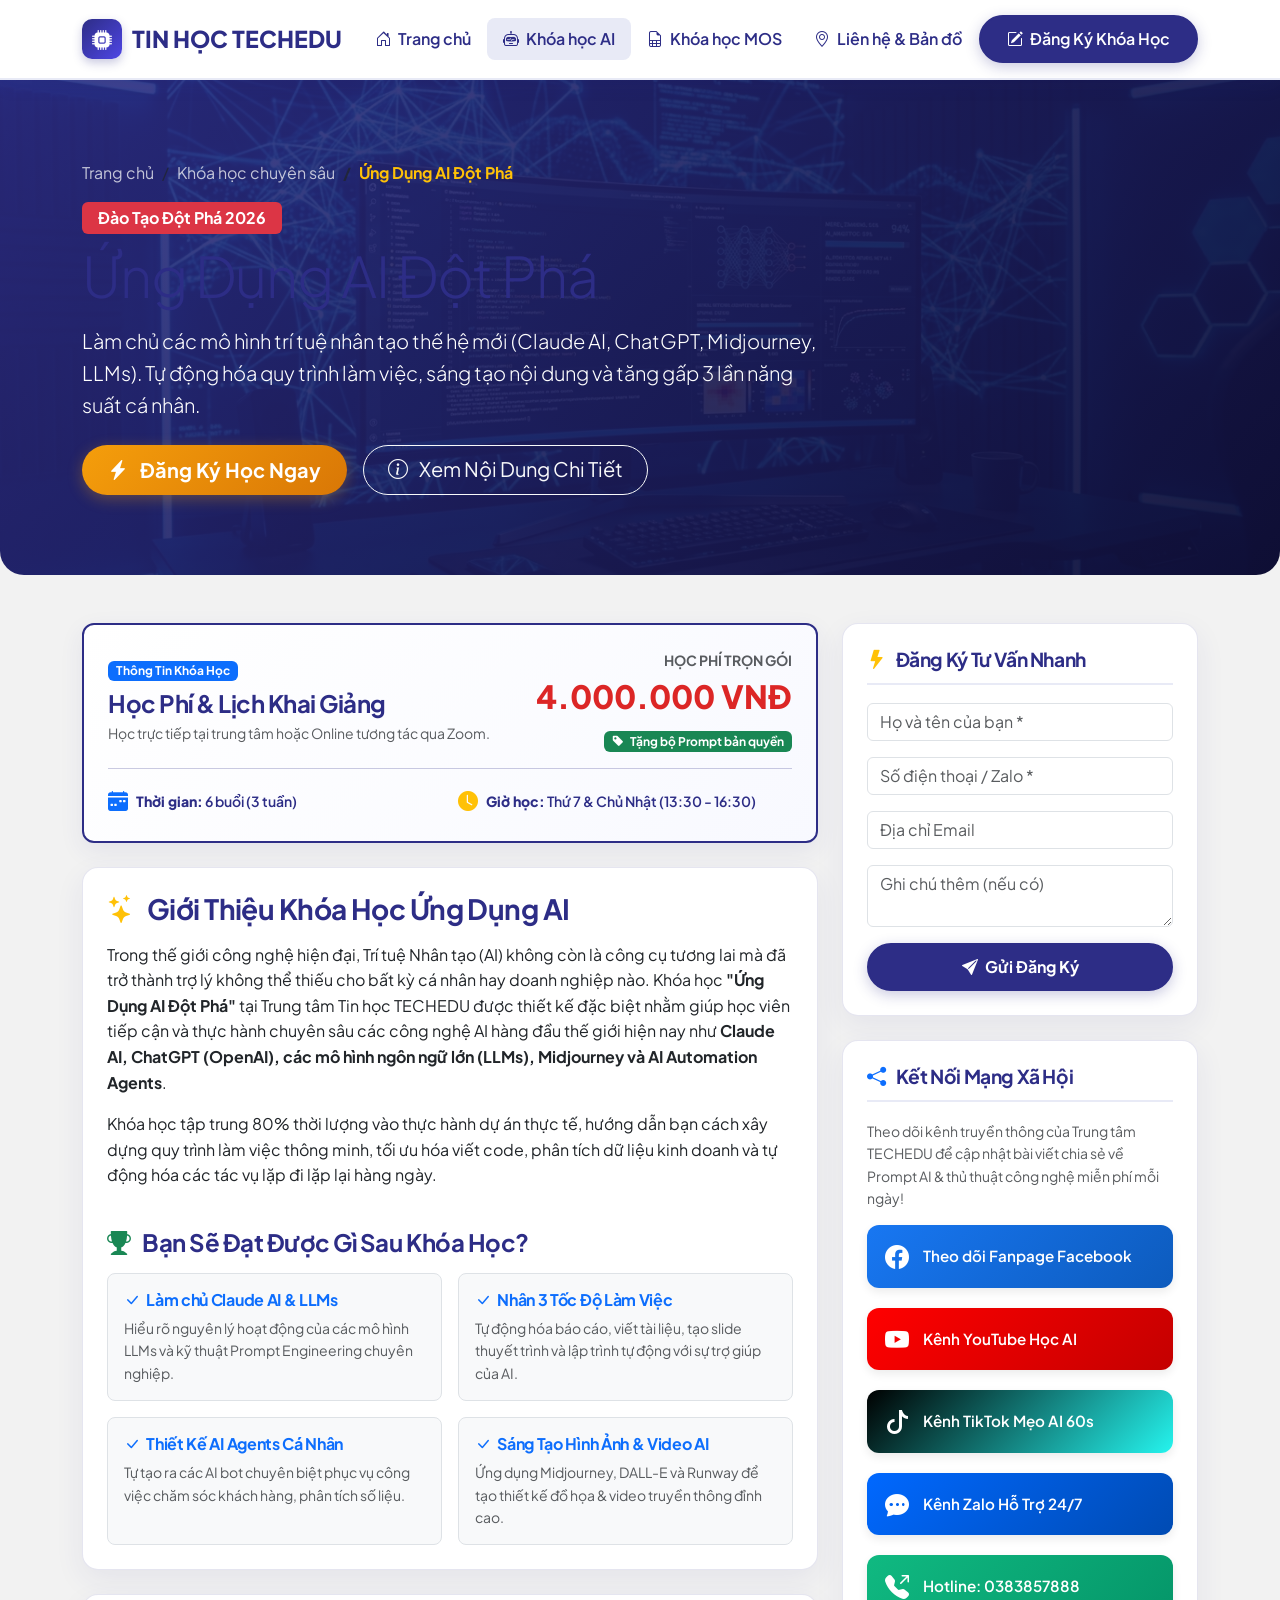
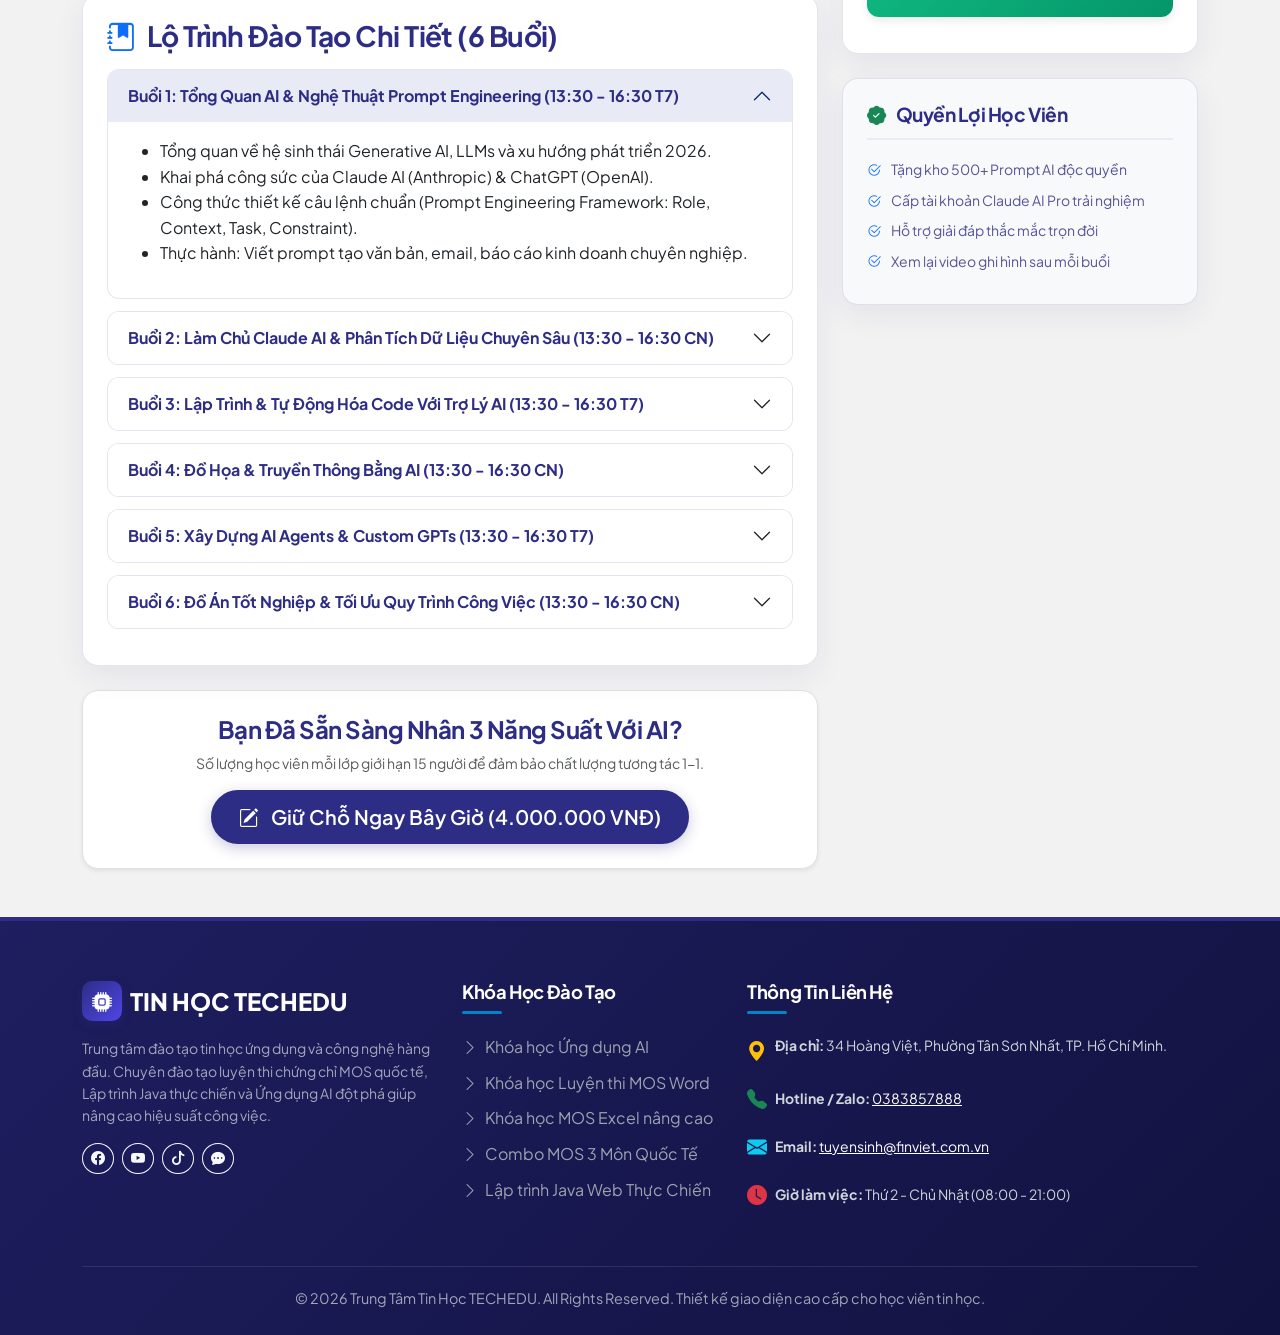
<file: ai-course.html>
<!DOCTYPE html>
<html lang="vi">
<head>
  <meta charset="UTF-8">
  <meta name="viewport" content="width=device-width, initial-scale=1.0">
  <title>Khóa Học Ứng Dụng AI Đột Phá - Claude AI & LLMs | TECHEDU</title>
  <meta name="description" content="Khóa học Ứng dụng AI Đột phá giúp làm chủ Claude AI, ChatGPT, Prompt Engineering và các mô hình LLMs để nhân 3 hiệu suất công việc. Học phí 4.000.000 VNĐ.">
  
  <!-- Bootstrap 5 CDN -->
  <link href="https://cdn.jsdelivr.net/npm/bootstrap@5.3.3/dist/css/bootstrap.min.css" rel="stylesheet">
  <!-- Bootstrap Icons CDN -->
  <link href="https://cdn.jsdelivr.net/npm/bootstrap-icons@1.11.3/font/bootstrap-icons.min.css" rel="stylesheet">
  <!-- Google Fonts -->
  <link href="https://fonts.googleapis.com/css2?family=Plus+Jakarta+Sans:wght@400;500;600;700;800&display=swap" rel="stylesheet">
  
  <!-- Custom CSS -->
  <link rel="stylesheet" href="css/style.css">
  
  <style>
    /* Inline Fallback Styling */
    body { background-color: #f2f2f2; color: #2d2d86; font-family: 'Plus Jakarta Sans', sans-serif; }
    .text-custom-primary { color: #2d2d86 !important; }
    .bg-custom-primary { background-color: #2d2d86 !important; }
  </style>
</head>
<body>

  <!-- 1. Header / Navbar (Kế thừa từ trang chủ) -->
  <nav class="navbar navbar-expand-lg sticky-top navbar-custom">
    <div class="container">
      <a class="navbar-brand" href="index.html">
        <div class="brand-icon">
          <i class="bi bi-cpu-fill"></i>
        </div>
        <span>TIN HỌC TECHEDU</span>
      </a>
      <button class="navbar-toggler" type="button" data-bs-toggle="collapse" data-bs-target="#navbarContent" aria-controls="navbarContent" aria-expanded="false" aria-label="Toggle navigation">
        <span class="navbar-toggler-icon"></span>
      </button>

      <div class="collapse navbar-collapse" id="navbarContent">
        <ul class="navbar-nav mx-auto mb-2 mb-lg-0">
          <li class="nav-item">
            <a class="nav-link" href="index.html">
              <i class="bi bi-house-door me-1"></i> Trang chủ
            </a>
          </li>
          <li class="nav-item">
            <a class="nav-link active" href="ai-course.html">
              <i class="bi bi-robot me-1"></i> Khóa học AI
            </a>
          </li>
          <li class="nav-item">
            <a class="nav-link" href="mos-ai.html">
              <i class="bi bi-file-earmark-spreadsheet me-1"></i> Khóa học MOS
            </a>
          </li>
          <li class="nav-item">
            <a class="nav-link" href="index.html#contact-map">
              <i class="bi bi-geo-alt me-1"></i> Liên hệ & Bản đồ
            </a>
          </li>
        </ul>
        <div class="d-flex gap-2">
          <button class="btn btn-custom-primary" data-bs-toggle="modal" data-bs-target="#registerModal">
            <i class="bi bi-pencil-square me-1"></i> Đăng Ký Khóa Học
          </button>
        </div>
      </div>
    </div>
  </nav>

  <!-- 2. Banner: Tiêu đề "Ứng Dụng AI Đột Phá" với hình nền minh họa công nghệ -->
  <header class="hero-banner-ai text-white position-relative">
    <div class="container">
      <div class="row align-items-center">
        <div class="col-lg-8">
          <nav aria-label="breadcrumb" class="mb-3">
            <ol class="breadcrumb">
              <li class="breadcrumb-item"><a href="index.html" class="text-light opacity-75">Trang chủ</a></li>
              <li class="breadcrumb-item"><a href="#" class="text-light opacity-75">Khóa học chuyên sâu</a></li>
              <li class="breadcrumb-item active text-warning fw-bold" aria-current="page">Ứng Dụng AI Đột Phá</li>
            </ol>
          </nav>
          <span class="badge bg-danger mb-2 px-3 py-2 fs-6">Đào Tạo Đột Phá 2026</span>
          <h1 class="display-4 fw-extrabold mb-3">Ứng Dụng AI Đột Phá</h1>
          <p class="lead opacity-90 mb-4">
            Làm chủ các mô hình trí tuệ nhân tạo thế hệ mới (Claude AI, ChatGPT, Midjourney, LLMs). Tự động hóa quy trình làm việc, sáng tạo nội dung và tăng gấp 3 lần năng suất cá nhân.
          </p>
          <div class="d-flex flex-wrap gap-3">
            <button class="btn btn-accent-gold btn-lg" data-bs-toggle="modal" data-bs-target="#registerModal">
              <i class="bi bi-lightning-charge-fill me-2"></i> Đăng Ký Học Ngay
            </button>
            <a href="#course-details" class="btn btn-outline-light btn-lg rounded-pill px-4">
              <i class="bi bi-info-circle me-2"></i> Xem Nội Dung Chi Tiết
            </a>
          </div>
        </div>
      </div>
    </div>
  </header>

  <!-- 3. Layout chia 2 cột (Main / Sidebar) -->
  <main class="py-5" id="course-details">
    <div class="container">
      <div class="row g-4">

        <!-- CỘT TRÁI (Nội Dung Chính) -->
        <div class="col-lg-8">
          
          <!-- Hộp Thông Tin Học Phí & Thời Gian Học (Rất Nổi Bật) -->
          <div class="tuition-box mb-4">
            <div class="row align-items-center">
              <div class="col-md-7 mb-3 mb-md-0">
                <span class="badge bg-primary mb-2">Thông Tin Khóa Học</span>
                <h4 class="fw-bold text-custom-primary mb-1">Học Phí & Lịch Khai Giảng</h4>
                <p class="text-muted small mb-0">Học trực tiếp tại trung tâm hoặc Online tương tác qua Zoom.</p>
              </div>
              <div class="col-md-5 text-md-end border-start-md ps-md-4">
                <div class="small text-uppercase text-muted fw-bold">Học Phí Trọn Gói</div>
                <div class="price-tag mb-1">4.000.000 VNĐ</div>
                <span class="badge bg-success"><i class="bi bi-tag-fill me-1"></i> Tặng bộ Prompt bản quyền</span>
              </div>
            </div>

            <hr class="my-3">

            <div class="row g-3 small">
              <div class="col-sm-6">
                <div class="d-flex align-items-center gap-2 text-custom-primary fw-semibold">
                  <i class="bi bi-calendar-week-fill text-primary fs-5"></i>
                  <span><strong>Thời gian:</strong> 6 buổi (3 tuần)</span>
                </div>
              </div>
              <div class="col-sm-6">
                <div class="d-flex align-items-center gap-2 text-custom-primary fw-semibold">
                  <i class="bi bi-clock-fill text-warning fs-5"></i>
                  <span><strong>Giờ học:</strong> Thứ 7 & Chủ Nhật (13:30 - 16:30)</span>
                </div>
              </div>
            </div>
          </div>

          <!-- Giới Thiệu Chi Tiết Khóa Học AI -->
          <div class="card card-custom p-4 mb-4">
            <h3 class="fw-bold text-custom-primary mb-3">
              <i class="bi bi-stars text-warning me-2"></i> Giới Thiệu Khóa Học Ứng Dụng AI
            </h3>
            <p>
              Trong thế giới công nghệ hiện đại, Trí tuệ Nhân tạo (AI) không còn là công cụ tương lai mà đã trở thành trợ lý không thể thiếu cho bất kỳ cá nhân hay doanh nghiệp nào. Khóa học <strong>"Ứng Dụng AI Đột Phá"</strong> tại Trung tâm Tin học TECHEDU được thiết kế đặc biệt nhằm giúp học viên tiếp cận và thực hành chuyên sâu các công nghệ AI hàng đầu thế giới hiện nay như <strong>Claude AI, ChatGPT (OpenAI), các mô hình ngôn ngữ lớn (LLMs), Midjourney và AI Automation Agents</strong>.
            </p>
            <p>
              Khóa học tập trung 80% thời lượng vào thực hành dự án thực tế, hướng dẫn bạn cách xây dựng quy trình làm việc thông minh, tối ưu hóa viết code, phân tích dữ liệu kinh doanh và tự động hóa các tác vụ lặp đi lặp lại hàng ngày.
            </p>

            <h4 class="fw-bold text-custom-primary mt-4 mb-3">
              <i class="bi bi-trophy-fill text-success me-2"></i> Bạn Sẽ Đạt Được Gì Sau Khóa Học?
            </h4>
            <div class="row g-3">
              <div class="col-md-6">
                <div class="p-3 border rounded-3 bg-light h-100">
                  <h6 class="fw-bold text-primary"><i class="bi bi-check-lg me-1"></i> Làm chủ Claude AI & LLMs</h6>
                  <p class="small text-muted mb-0">Hiểu rõ nguyên lý hoạt động của các mô hình LLMs và kỹ thuật Prompt Engineering chuyên nghiệp.</p>
                </div>
              </div>
              <div class="col-md-6">
                <div class="p-3 border rounded-3 bg-light h-100">
                  <h6 class="fw-bold text-primary"><i class="bi bi-check-lg me-1"></i> Nhân 3 Tốc Độ Làm Việc</h6>
                  <p class="small text-muted mb-0">Tự động hóa báo cáo, viết tài liệu, tạo slide thuyết trình và lập trình tự động với sự trợ giúp của AI.</p>
                </div>
              </div>
              <div class="col-md-6">
                <div class="p-3 border rounded-3 bg-light h-100">
                  <h6 class="fw-bold text-primary"><i class="bi bi-check-lg me-1"></i> Thiết Kế AI Agents Cá Nhân</h6>
                  <p class="small text-muted mb-0">Tự tạo ra các AI bot chuyên biệt phục vụ công việc chăm sóc khách hàng, phân tích số liệu.</p>
                </div>
              </div>
              <div class="col-md-6">
                <div class="p-3 border rounded-3 bg-light h-100">
                  <h6 class="fw-bold text-primary"><i class="bi bi-check-lg me-1"></i> Sáng Tạo Hình Ảnh & Video AI</h6>
                  <p class="small text-muted mb-0">Ứng dụng Midjourney, DALL-E và Runway để tạo thiết kế đồ họa & video truyền thông đỉnh cao.</p>
                </div>
              </div>
            </div>
          </div>

          <!-- Lộ Trình Chi Tiết 6 Buổi Học -->
          <div class="card card-custom p-4 mb-4">
            <h3 class="fw-bold text-custom-primary mb-3">
              <i class="bi bi-journal-bookmark-fill text-primary me-2"></i> Lộ Trình Đào Tạo Chi Tiết (6 Buổi)
            </h3>
            
            <div class="accordion accordion-custom" id="syllabusAccordion">
              
              <!-- Buổi 1 -->
              <div class="accordion-item">
                <h2 class="accordion-header" id="headingOne">
                  <button class="accordion-button" type="button" data-bs-toggle="collapse" data-bs-target="#collapseOne" aria-expanded="true" aria-controls="collapseOne">
                    Buổi 1: Tổng Quan AI & Nghệ Thuật Prompt Engineering (13:30 - 16:30 T7)
                  </button>
                </h2>
                <div id="collapseOne" class="accordion-collapse collapse show" aria-labelledby="headingOne" data-bs-parent="#syllabusAccordion">
                  <div class="accordion-body">
                    <ul>
                      <li>Tổng quan về hệ sinh thái Generative AI, LLMs và xu hướng phát triển 2026.</li>
                      <li>Khai phá công sức của Claude AI (Anthropic) & ChatGPT (OpenAI).</li>
                      <li>Công thức thiết kế câu lệnh chuẩn (Prompt Engineering Framework: Role, Context, Task, Constraint).</li>
                      <li>Thực hành: Viết prompt tạo văn bản, email, báo cáo kinh doanh chuyên nghiệp.</li>
                    </ul>
                  </div>
                </div>
              </div>

              <!-- Buổi 2 -->
              <div class="accordion-item">
                <h2 class="accordion-header" id="headingTwo">
                  <button class="accordion-button collapsed" type="button" data-bs-toggle="collapse" data-bs-target="#collapseTwo" aria-expanded="false" aria-controls="collapseTwo">
                    Buổi 2: Làm Chủ Claude AI & Phân Tích Dữ Liệu Chuyên Sâu (13:30 - 16:30 CN)
                  </button>
                </h2>
                <div id="collapseTwo" class="accordion-collapse collapse" aria-labelledby="headingTwo" data-bs-parent="#syllabusAccordion">
                  <div class="accordion-body">
                    <ul>
                      <li>Kỹ năng tải dữ liệu, tóm tắt tài liệu PDF/Excel hàng trăm trang với Claude AI.</li>
                      <li>Sử dụng Claude AI để suy luận logic, phát hiện lỗi sai trong hợp đồng & báo cáo tài chính.</li>
                      <li>Xây dựng biểu đồ & phân tích xu hướng kinh doanh bằng AI.</li>
                      <li>Thực hành: Đưa file dữ liệu thô và yêu cầu AI tự lập dashboard tổng hợp.</li>
                    </ul>
                  </div>
                </div>
              </div>

              <!-- Buổi 3 -->
              <div class="accordion-item">
                <h2 class="accordion-header" id="headingThree">
                  <button class="accordion-button collapsed" type="button" data-bs-toggle="collapse" data-bs-target="#collapseThree" aria-expanded="false" aria-controls="collapseThree">
                    Buổi 3: Lập Trình & Tự Động Hóa Code Với Trợ Lý AI (13:30 - 16:30 T7)
                  </button>
                </h2>
                <div id="collapseThree" class="accordion-collapse collapse" aria-labelledby="headingThree" data-bs-parent="#syllabusAccordion">
                  <div class="accordion-body">
                    <ul>
                      <li>Ứng dụng AI vào viết code Python, JavaScript, HTML/CSS và SQL.</li>
                      <li>Sử dụng AI để Debug lỗi, tối ưu hóa thuật toán và viết Unit Test tự động.</li>
                      <li>Tự tạo website tĩnh và kịch bản ứng dụng chỉ bằng câu lệnh tự nhiên.</li>
                    </ul>
                  </div>
                </div>
              </div>

              <!-- Buổi 4 -->
              <div class="accordion-item">
                <h2 class="accordion-header" id="headingFour">
                  <button class="accordion-button collapsed" type="button" data-bs-toggle="collapse" data-bs-target="#collapseFour" aria-expanded="false" aria-controls="collapseFour">
                    Buổi 4: Đồ Họa & Truyền Thông Bằng AI (13:30 - 16:30 CN)
                  </button>
                </h2>
                <div id="collapseFour" class="accordion-collapse collapse" aria-labelledby="headingFour" data-bs-parent="#syllabusAccordion">
                  <div class="accordion-body">
                    <ul>
                      <li>Tạo ảnh nghệ thuật & banner quảng cáo ấn tượng với Midjourney & DALL-E 3.</li>
                      <li>Thiết kế logo, infographic và banner truyền thông thương hiệu.</li>
                      <li>Tạo clip truyền thông ngắn tự động bằng Runway & Pika AI.</li>
                    </ul>
                  </div>
                </div>
              </div>

              <!-- Buổi 5 -->
              <div class="accordion-item">
                <h2 class="accordion-header" id="headingFive">
                  <button class="accordion-button collapsed" type="button" data-bs-toggle="collapse" data-bs-target="#collapseFive" aria-expanded="false" aria-controls="collapseFive">
                    Buổi 5: Xây Dựng AI Agents & Custom GPTs (13:30 - 16:30 T7)
                  </button>
                </h2>
                <div id="collapseFive" class="accordion-collapse collapse" aria-labelledby="headingFive" data-bs-parent="#syllabusAccordion">
                  <div class="accordion-body">
                    <ul>
                      <li>Khái niệm AI Agent & Trợ lý ảo đa tác vụ.</li>
                      <li>Cấu hình Custom Project trong Claude AI và Custom GPTs trong ChatGPT.</li>
                      <li>Kết nối AI với Google Sheets, Gmail và Zapier để tự động gửi email & đặt lịch.</li>
                    </ul>
                  </div>
                </div>
              </div>

              <!-- Buổi 6 -->
              <div class="accordion-item">
                <h2 class="accordion-header" id="headingSix">
                  <button class="accordion-button collapsed" type="button" data-bs-toggle="collapse" data-bs-target="#collapseSix" aria-expanded="false" aria-controls="collapseSix">
                    Buổi 6: Đồ Án Tốt Nghiệp & Tối Ưu Quy Trình Công Việc (13:30 - 16:30 CN)
                  </button>
                </h2>
                <div id="collapseSix" class="accordion-collapse collapse" aria-labelledby="headingSix" data-bs-parent="#syllabusAccordion">
                  <div class="accordion-body">
                    <ul>
                      <li>Thực hành đồ án tốt nghiệp: Xây dựng quy trình làm việc tự động cá nhân.</li>
                      <li>Giảng viên nhận xét, đánh giá và tối ưu sản phẩm của từng học viên.</li>
                      <li>Cấp chứng nhận hoàn thành khóa học Ứng Dụng AI Đột Phá.</li>
                    </ul>
                  </div>
                </div>
              </div>

            </div>
          </div>

          <!-- Nút Đăng Ký Trực Tiếp -->
          <div class="text-center p-4 bg-white rounded-4 shadow-sm border">
            <h4 class="fw-bold text-custom-primary mb-2">Bạn Đã Sẵn Sàng Nhân 3 Năng Suất Với AI?</h4>
            <p class="text-muted small mb-3">Số lượng học viên mỗi lớp giới hạn 15 người để đảm bảo chất lượng tương tác 1-1.</p>
            <button class="btn btn-custom-primary btn-lg" data-bs-toggle="modal" data-bs-target="#registerModal">
              <i class="bi bi-pencil-square me-2"></i> Giữ Chỗ Ngay Bây Giờ (4.000.000 VNĐ)
            </button>
          </div>

        </div>

        <!-- CỘT PHẢI (Widget) -->
        <div class="col-lg-4">

          <!-- WIDGET 1: Đăng ký nhanh -->
          <div class="sidebar-widget">
            <h5 class="widget-title">
              <i class="bi bi-lightning-fill text-warning"></i> Đăng Ký Tư Vấn Nhanh
            </h5>
            <form onsubmit="handleFormSubmit(event)">
              <div class="mb-3">
                <input type="text" class="form-control" placeholder="Họ và tên của bạn *" required>
              </div>
              <div class="mb-3">
                <input type="tel" class="form-control" placeholder="Số điện thoại / Zalo *" required>
              </div>
              <div class="mb-3">
                <input type="email" class="form-control" placeholder="Địa chỉ Email">
              </div>
              <div class="mb-3">
                <textarea class="form-control" rows="2" placeholder="Ghi chú thêm (nếu có)"></textarea>
              </div>
              <button type="submit" class="btn btn-custom-primary w-100 fw-bold">
                <i class="bi bi-send-fill me-1"></i> Gửi Đăng Ký
              </button>
            </form>
          </div>

          <!-- WIDGET 2: Chứa các nút liên kết Mạng xã hội (Facebook, YouTube, TikTok...) -->
          <div class="sidebar-widget">
            <h5 class="widget-title">
              <i class="bi bi-share-fill text-primary"></i> Kết Nối Mạng Xã Hội
            </h5>
            <p class="small text-muted mb-3">Theo dõi kênh truyền thông của Trung tâm TECHEDU để cập nhật bài viết chia sẻ về Prompt AI & thủ thuật công nghệ miễn phí mỗi ngày!</p>
            
            <div class="d-flex flex-column gap-2">
              <a href="https://facebook.com" target="_blank" class="social-link-btn social-btn-facebook">
                <i class="bi bi-facebook fs-4"></i>
                <span>Theo dõi Fanpage Facebook</span>
              </a>
              <a href="https://youtube.com" target="_blank" class="social-link-btn social-btn-youtube">
                <i class="bi bi-youtube fs-4"></i>
                <span>Kênh YouTube Học AI</span>
              </a>
              <a href="https://tiktok.com" target="_blank" class="social-link-btn social-btn-tiktok">
                <i class="bi bi-tiktok fs-4"></i>
                <span>Kênh TikTok Mẹo AI 60s</span>
              </a>
              <a href="https://zalo.me/0383857888" target="_blank" class="social-link-btn social-btn-zalo">
                <i class="bi bi-chat-dots-fill fs-4"></i>
                <span>Kênh Zalo Hỗ Trợ 24/7</span>
              </a>
              <a href="tel:0383857888" class="social-link-btn social-btn-phone">
                <i class="bi bi-telephone-outbound-fill fs-4"></i>
                <span>Hotline: 0383857888</span>
              </a>
            </div>
          </div>

          <!-- WIDGET 3: Quyền lợi khóa học -->
          <div class="sidebar-widget bg-light">
            <h5 class="widget-title">
              <i class="bi bi-patch-check-fill text-success"></i> Quyền Lợi Học Viên
            </h5>
            <ul class="list-unstyled small mb-0 text-custom-muted">
              <li class="mb-2"><i class="bi bi-check2-circle text-primary me-2"></i> Tặng kho 500+ Prompt AI độc quyền</li>
              <li class="mb-2"><i class="bi bi-check2-circle text-primary me-2"></i> Cấp tài khoản Claude AI Pro trải nghiệm</li>
              <li class="mb-2"><i class="bi bi-check2-circle text-primary me-2"></i> Hỗ trợ giải đáp thắc mắc trọn đời</li>
              <li class="mb-2"><i class="bi bi-check2-circle text-primary me-2"></i> Xem lại video ghi hình sau mỗi buổi</li>
            </ul>
          </div>

        </div>

      </div>
    </div>
  </main>

  <!-- 4. Footer (Kế thừa từ trang chủ) -->
  <footer class="footer-custom" id="contact">
    <div class="container">
      <div class="row g-4 mb-4">
        <!-- Cột 1: Thông tin Trung tâm -->
        <div class="col-lg-4 col-md-6">
          <div class="d-flex align-items-center gap-2 mb-3">
            <div class="brand-icon">
              <i class="bi bi-cpu-fill"></i>
            </div>
            <span class="footer-brand">TIN HỌC TECHEDU</span>
          </div>
          <p class="small opacity-75 mb-3">
            Trung tâm đào tạo tin học ứng dụng và công nghệ hàng đầu. Chuyên đào tạo luyện thi chứng chỉ MOS quốc tế, Lập trình Java thực chiến và Ứng dụng AI đột phá giúp nâng cao hiệu suất công việc.
          </p>
          <div class="d-flex gap-2">
            <a href="https://facebook.com" target="_blank" class="btn btn-sm btn-outline-light rounded-circle" aria-label="Facebook"><i class="bi bi-facebook"></i></a>
            <a href="https://youtube.com" target="_blank" class="btn btn-sm btn-outline-light rounded-circle" aria-label="YouTube"><i class="bi bi-youtube"></i></a>
            <a href="https://tiktok.com" target="_blank" class="btn btn-sm btn-outline-light rounded-circle" aria-label="TikTok"><i class="bi bi-tiktok"></i></a>
            <a href="https://zalo.me/0383857888" target="_blank" class="btn btn-sm btn-outline-light rounded-circle" aria-label="Zalo"><i class="bi bi-chat-dots-fill"></i></a>
          </div>
        </div>

        <!-- Cột 2: Các Khóa Học -->
        <div class="col-lg-3 col-md-6">
          <h5 class="footer-title">Khóa Học Đào Tạo</h5>
          <ul class="footer-links">
            <li><a href="ai-course.html"><i class="bi bi-chevron-right me-1"></i> Khóa học Ứng dụng AI</a></li>
            <li><a href="mos-ai.html"><i class="bi bi-chevron-right me-1"></i> Khóa học Luyện thi MOS Word</a></li>
            <li><a href="mos-ai.html"><i class="bi bi-chevron-right me-1"></i> Khóa học MOS Excel nâng cao</a></li>
            <li><a href="mos-ai.html"><i class="bi bi-chevron-right me-1"></i> Combo MOS 3 Môn Quốc Tế</a></li>
            <li><a href="index.html#featured-courses"><i class="bi bi-chevron-right me-1"></i> Lập trình Java Web Thực Chiến</a></li>
          </ul>
        </div>

        <!-- Cột 3: Thông Tin Liên Hệ -->
        <div class="col-lg-5 col-md-12">
          <h5 class="footer-title">Thông Tin Liên Hệ</h5>
          <ul class="list-unstyled small opacity-90">
            <li class="mb-3 d-flex align-items-start gap-2">
              <i class="bi bi-geo-alt-fill text-warning fs-5"></i>
              <span><strong>Địa chỉ:</strong> 34 Hoàng Việt, Phường Tân Sơn Nhất, TP. Hồ Chí Minh.</span>
            </li>
            <li class="mb-3 d-flex align-items-center gap-2">
              <i class="bi bi-telephone-fill text-success fs-5"></i>
              <span><strong>Hotline / Zalo:</strong> <a href="tel:0383857888" class="text-white text-decoration-underline">0383857888</a></span>
            </li>
            <li class="mb-3 d-flex align-items-center gap-2">
              <i class="bi bi-envelope-fill text-info fs-5"></i>
              <span><strong>Email:</strong> <a href="mailto:tuyensinh@finviet.com.vn" class="text-white text-decoration-underline">tuyensinh@finviet.com.vn</a></span>
            </li>
            <li class="d-flex align-items-center gap-2">
              <i class="bi bi-clock-fill text-danger fs-5"></i>
              <span><strong>Giờ làm việc:</strong> Thứ 2 - Chủ Nhật (08:00 - 21:00)</span>
            </li>
          </ul>
        </div>
      </div>

      <!-- Footer Bottom Copyright -->
      <div class="footer-bottom text-center">
        <p class="mb-0 opacity-75">&copy; 2026 Trung Tâm Tin Học TECHEDU. All Rights Reserved. Thiết kế giao diện cao cấp cho học viên tin học.</p>
      </div>
    </div>
  </footer>

  <!-- Registration Modal -->
  <div class="modal fade" id="registerModal" tabindex="-1" aria-labelledby="registerModalLabel" aria-hidden="true">
    <div class="modal-dialog modal-dialog-centered">
      <div class="modal-content border-0 shadow-lg" style="border-radius: 16px;">
        <div class="modal-header bg-custom-primary text-white border-0" style="border-radius: 16px 16px 0 0;">
          <h5 class="modal-header-title mb-0 fw-bold" id="registerModalLabel">
            <i class="bi bi-robot me-2"></i> Đăng Ký Khóa Học AI (4.000.000 VNĐ)
          </h5>
          <button type="button" class="btn-close btn-close-white" data-bs-dismiss="modal" aria-label="Close"></button>
        </div>
        <div class="modal-body p-4">
          <p class="small text-muted mb-3">Lịch học: 6 buổi (Thứ 7 & Chủ Nhật, 13:30 - 16:30). Nhập thông tin để nhận xác nhận giữ chỗ!</p>
          <form onsubmit="handleFormSubmit(event, 'registerModal')">
            <div class="mb-3">
              <label class="form-label fw-semibold">Họ và tên học viên *</label>
              <input type="text" class="form-control" placeholder="Nguyễn Văn A" required>
            </div>
            <div class="mb-3">
              <label class="form-label fw-semibold">Số điện thoại / Zalo *</label>
              <input type="tel" class="form-control" placeholder="0383857888" required>
            </div>
            <div class="mb-3">
              <label class="form-label fw-semibold">Email nhận tài liệu AI</label>
              <input type="email" class="form-control" placeholder="name@example.com">
            </div>
            <div class="mb-3">
              <label class="form-label fw-semibold">Hình thức học</label>
              <select class="form-select">
                <option value="offline">Học trực tiếp tại Trung tâm (34 Hoàng Việt, TP.HCM)</option>
                <option value="online">Học Online tương tác trực tiếp qua Zoom</option>
              </select>
            </div>
            <button type="submit" class="btn btn-custom-primary w-100 fw-bold py-2">
              <i class="bi bi-check-circle-fill me-1"></i> XÁC NHẬN ĐĂNG KÝ AI
            </button>
          </form>
        </div>
      </div>
    </div>
  </div>

  <!-- Toast Notification -->
  <div class="toast-container position-fixed bottom-0 end-0 p-3" style="z-index: 1100;">
    <div id="successToast" class="toast align-items-center text-white bg-success border-0" role="alert" aria-live="assertive" aria-atomic="true">
      <div class="d-flex">
        <div class="toast-body">
          <i class="bi bi-check-circle-fill me-2"></i> Đăng ký thành công! Tư vấn viên sẽ liên hệ với bạn trong thời gian sớm nhất.
        </div>
        <button type="button" class="btn-close btn-close-white me-2 m-auto" data-bs-dismiss="toast" aria-label="Close"></button>
      </div>
    </div>
  </div>

  <!-- Bootstrap 5 JS Bundle CDN -->
  <script src="https://cdn.jsdelivr.net/npm/bootstrap@5.3.3/dist/js/bootstrap.bundle.min.js"></script>

  <script>
    function handleFormSubmit(event, modalId = null) {
      event.preventDefault();
      if (modalId) {
        const modalEl = document.getElementById(modalId);
        const modalInstance = bootstrap.Modal.getInstance(modalEl);
        if (modalInstance) modalInstance.hide();
      }
      const toastEl = document.getElementById('successToast');
      const toast = new bootstrap.Toast(toastEl);
      toast.show();
      event.target.reset();
    }
  </script>
</body>
</html>
</file>
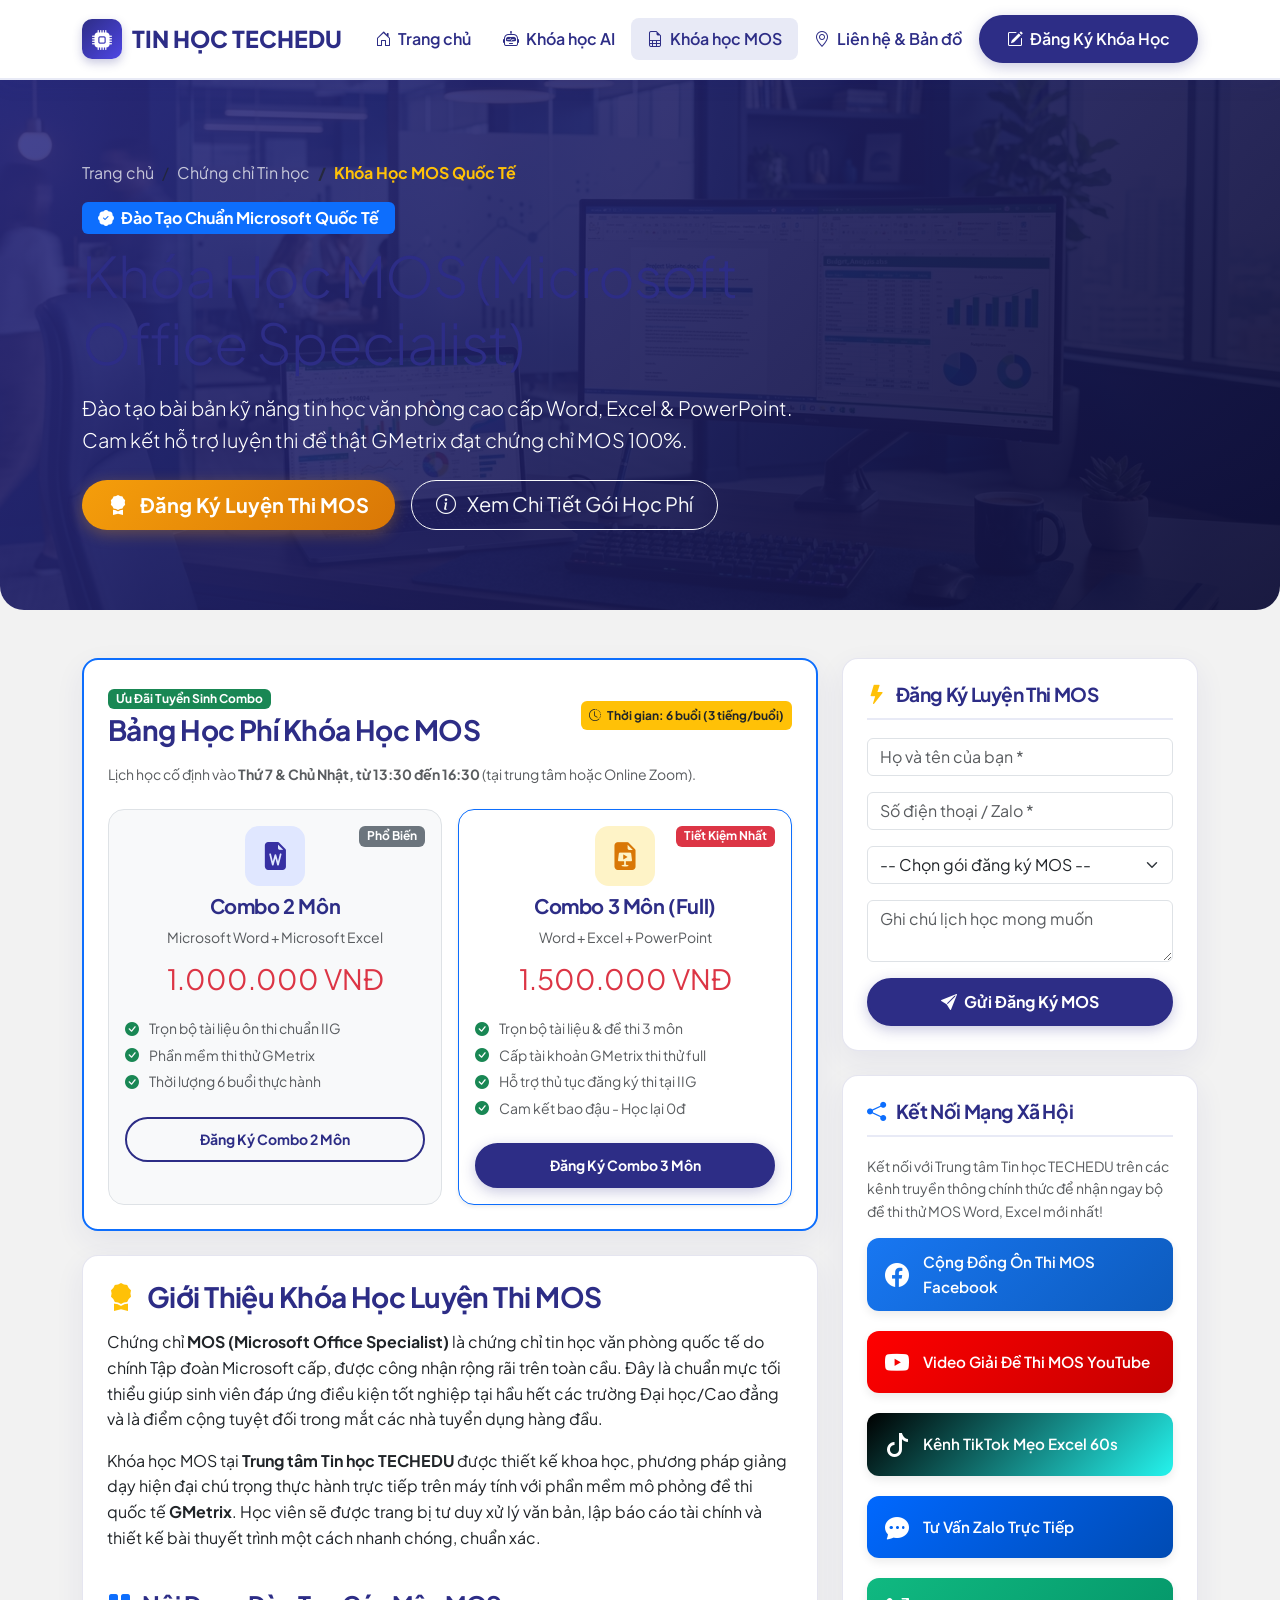
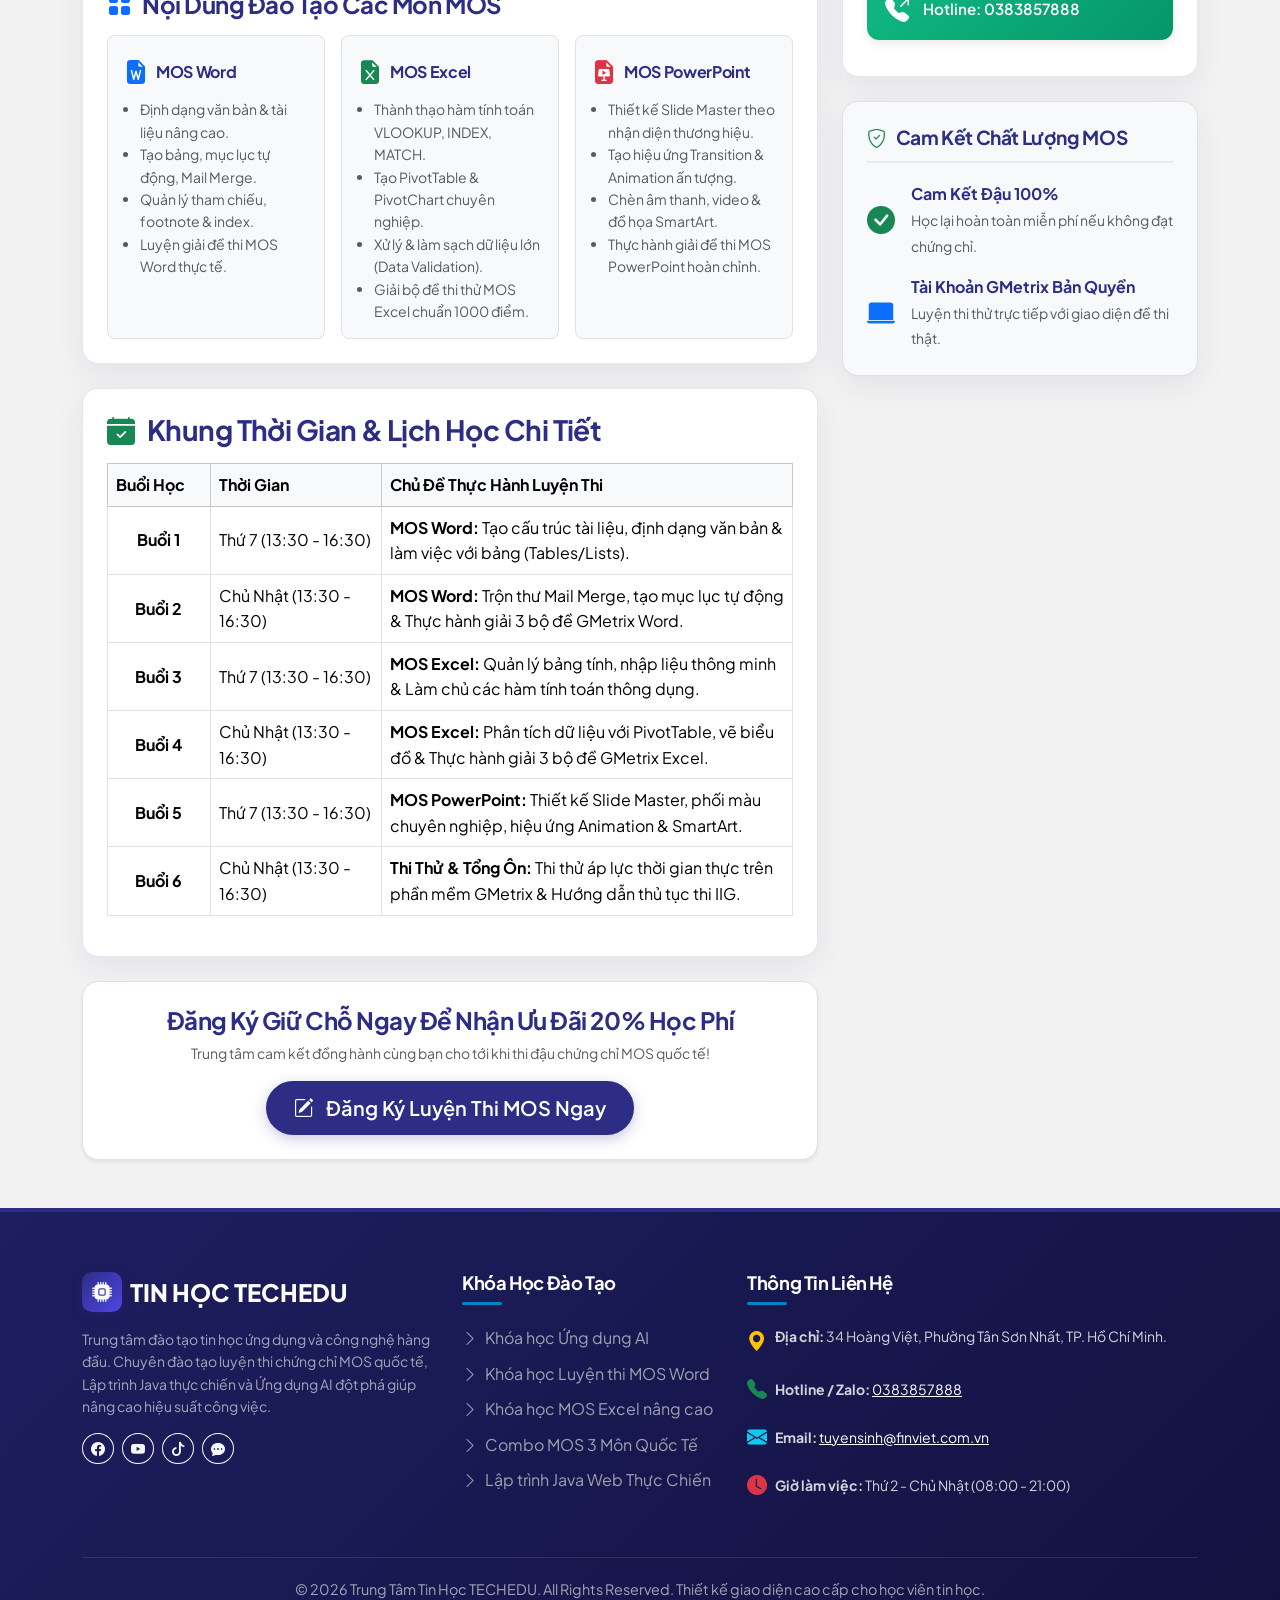
<file: mos-ai.html>
<!DOCTYPE html>
<html lang="vi">
<head>
  <meta charset="UTF-8">
  <meta name="viewport" content="width=device-width, initial-scale=1.0">
  <title>Khóa Học MOS Word, Excel & PowerPoint Chuẩn Quốc Tế | TECHEDU</title>
  <meta name="description" content="Khóa học luyện thi MOS Word, Excel, PowerPoint chuẩn quốc tế Microsoft. Đảm bảo đậu 100%. Học phí Combo 2 môn 1.000.000đ, Combo 3 môn 1.500.000đ.">
  
  <!-- Bootstrap 5 CDN -->
  <link href="https://cdn.jsdelivr.net/npm/bootstrap@5.3.3/dist/css/bootstrap.min.css" rel="stylesheet">
  <!-- Bootstrap Icons CDN -->
  <link href="https://cdn.jsdelivr.net/npm/bootstrap-icons@1.11.3/font/bootstrap-icons.min.css" rel="stylesheet">
  <!-- Google Fonts -->
  <link href="https://fonts.googleapis.com/css2?family=Plus+Jakarta+Sans:wght@400;500;600;700;800&display=swap" rel="stylesheet">
  
  <!-- Custom CSS -->
  <link rel="stylesheet" href="css/style.css">
  
  <style>
    /* Inline Fallback Styling */
    body { background-color: #f2f2f2; color: #2d2d86; font-family: 'Plus Jakarta Sans', sans-serif; }
    .text-custom-primary { color: #2d2d86 !important; }
    .bg-custom-primary { background-color: #2d2d86 !important; }
  </style>
</head>
<body>

  <!-- 1. Header / Navbar (Kế thừa từ trang chủ) -->
  <nav class="navbar navbar-expand-lg sticky-top navbar-custom">
    <div class="container">
      <a class="navbar-brand" href="index.html">
        <div class="brand-icon">
          <i class="bi bi-cpu-fill"></i>
        </div>
        <span>TIN HỌC TECHEDU</span>
      </a>
      <button class="navbar-toggler" type="button" data-bs-toggle="collapse" data-bs-target="#navbarContent" aria-controls="navbarContent" aria-expanded="false" aria-label="Toggle navigation">
        <span class="navbar-toggler-icon"></span>
      </button>

      <div class="collapse navbar-collapse" id="navbarContent">
        <ul class="navbar-nav mx-auto mb-2 mb-lg-0">
          <li class="nav-item">
            <a class="nav-link" href="index.html">
              <i class="bi bi-house-door me-1"></i> Trang chủ
            </a>
          </li>
          <li class="nav-item">
            <a class="nav-link" href="ai-course.html">
              <i class="bi bi-robot me-1"></i> Khóa học AI
            </a>
          </li>
          <li class="nav-item">
            <a class="nav-link active" href="mos-ai.html">
              <i class="bi bi-file-earmark-spreadsheet me-1"></i> Khóa học MOS
            </a>
          </li>
          <li class="nav-item">
            <a class="nav-link" href="index.html#contact-map">
              <i class="bi bi-geo-alt me-1"></i> Liên hệ & Bản đồ
            </a>
          </li>
        </ul>
        <div class="d-flex gap-2">
          <button class="btn btn-custom-primary" data-bs-toggle="modal" data-bs-target="#registerModal">
            <i class="bi bi-pencil-square me-1"></i> Đăng Ký Khóa Học
          </button>
        </div>
      </div>
    </div>
  </nav>

  <!-- 2. Banner: Tiêu đề "Khóa học MOS" với hình nền minh họa Word, Excel -->
  <header class="hero-banner-mos text-white position-relative">
    <div class="container">
      <div class="row align-items-center">
        <div class="col-lg-8">
          <nav aria-label="breadcrumb" class="mb-3">
            <ol class="breadcrumb">
              <li class="breadcrumb-item"><a href="index.html" class="text-light opacity-75">Trang chủ</a></li>
              <li class="breadcrumb-item"><a href="#" class="text-light opacity-75">Chứng chỉ Tin học</a></li>
              <li class="breadcrumb-item active text-warning fw-bold" aria-current="page">Khóa Học MOS Quốc Tế</li>
            </ol>
          </nav>
          <span class="badge bg-primary mb-2 px-3 py-2 fs-6"><i class="bi bi-patch-check-fill me-1"></i> Đào Tạo Chuẩn Microsoft Quốc Tế</span>
          <h1 class="display-4 fw-extrabold mb-3">Khóa Học MOS (Microsoft Office Specialist)</h1>
          <p class="lead opacity-90 mb-4">
            Đào tạo bài bản kỹ năng tin học văn phòng cao cấp Word, Excel & PowerPoint. Cam kết hỗ trợ luyện thi đề thật GMetrix đạt chứng chỉ MOS 100%.
          </p>
          <div class="d-flex flex-wrap gap-3">
            <button class="btn btn-accent-gold btn-lg" data-bs-toggle="modal" data-bs-target="#registerModal">
              <i class="bi bi-award-fill me-2"></i> Đăng Ký Luyện Thi MOS
            </button>
            <a href="#course-details" class="btn btn-outline-light btn-lg rounded-pill px-4">
              <i class="bi bi-info-circle me-2"></i> Xem Chi Tiết Gói Học Phí
            </a>
          </div>
        </div>
      </div>
    </div>
  </header>

  <!-- 3. Layout chia 2 cột (Main / Sidebar) -->
  <main class="py-5" id="course-details">
    <div class="container">
      <div class="row g-4">

        <!-- CỘT TRÁI (Nội Dung Chính) -->
        <div class="col-lg-8">

          <!-- Hộp Bảng Giá Combo Học Phí MOS Nổi Bật -->
          <div class="card card-custom p-4 mb-4 border-primary" style="border-width: 2px;">
            <div class="d-flex align-items-center justify-content-between mb-3 flex-wrap gap-2">
              <div>
                <span class="badge bg-success mb-1">Ưu Đãi Tuyển Sinh Combo</span>
                <h3 class="fw-bold text-custom-primary mb-0">Bảng Học Phí Khóa Học MOS</h3>
              </div>
              <div class="badge bg-warning text-dark p-2 fw-bold">
                <i class="bi bi-clock-history me-1"></i> Thời gian: 6 buổi (3 tiếng/buổi)
              </div>
            </div>

            <p class="text-muted small mb-4">Lịch học cố định vào <strong>Thứ 7 & Chủ Nhật, từ 13:30 đến 16:30</strong> (tại trung tâm hoặc Online Zoom).</p>

            <div class="row g-3">
              <!-- Gói Combo 2 Môn -->
              <div class="col-md-6">
                <div class="p-3 rounded-4 border bg-light h-100 text-center position-relative">
                  <span class="badge bg-secondary position-absolute top-0 end-0 m-3">Phổ Biến</span>
                  <div class="feature-icon-box mx-auto mb-2" style="background: #e0e7ff; color: #3730a3;">
                    <i class="bi bi-file-earmark-word-fill"></i>
                  </div>
                  <h5 class="fw-bold text-custom-primary">Combo 2 Môn</h5>
                  <p class="small text-muted mb-2">Microsoft Word + Microsoft Excel</p>
                  <div class="fs-3 fw-extrabold text-danger mb-3">1.000.000 VNĐ</div>
                  <ul class="list-unstyled small text-start text-muted mb-4">
                    <li class="mb-1"><i class="bi bi-check-circle-fill text-success me-2"></i> Trọn bộ tài liệu ôn thi chuẩn IIG</li>
                    <li class="mb-1"><i class="bi bi-check-circle-fill text-success me-2"></i> Phần mềm thi thử GMetrix</li>
                    <li class="mb-1"><i class="bi bi-check-circle-fill text-success me-2"></i> Thời lượng 6 buổi thực hành</li>
                  </ul>
                  <button class="btn btn-custom-outline w-100 btn-sm fw-bold" data-bs-toggle="modal" data-bs-target="#registerModal">
                    Đăng Ký Combo 2 Môn
                  </button>
                </div>
              </div>

              <!-- Gói Combo 3 Môn -->
              <div class="col-md-6">
                <div class="p-3 rounded-4 border border-primary bg-white h-100 text-center shadow-sm position-relative">
                  <span class="badge bg-danger position-absolute top-0 end-0 m-3">Tiết Kiệm Nhất</span>
                  <div class="feature-icon-box mx-auto mb-2" style="background: #fef3c7; color: #d97706;">
                    <i class="bi bi-file-earmark-slides-fill"></i>
                  </div>
                  <h5 class="fw-bold text-custom-primary">Combo 3 Môn (Full)</h5>
                  <p class="small text-muted mb-2">Word + Excel + PowerPoint</p>
                  <div class="fs-3 fw-extrabold text-danger mb-3">1.500.000 VNĐ</div>
                  <ul class="list-unstyled small text-start text-muted mb-4">
                    <li class="mb-1"><i class="bi bi-check-circle-fill text-success me-2"></i> Trọn bộ tài liệu & đề thi 3 môn</li>
                    <li class="mb-1"><i class="bi bi-check-circle-fill text-success me-2"></i> Cấp tài khoản GMetrix thi thử full</li>
                    <li class="mb-1"><i class="bi bi-check-circle-fill text-success me-2"></i> Hỗ trợ thủ tục đăng ký thi tại IIG</li>
                    <li class="mb-1"><i class="bi bi-check-circle-fill text-success me-2"></i> Cam kết bao đậu - Học lại 0đ</li>
                  </ul>
                  <button class="btn btn-custom-primary w-100 btn-sm fw-bold" data-bs-toggle="modal" data-bs-target="#registerModal">
                    Đăng Ký Combo 3 Môn
                  </button>
                </div>
              </div>
            </div>
          </div>

          <!-- Giới Thiệu Chi Tiết Khóa Học MOS -->
          <div class="card card-custom p-4 mb-4">
            <h3 class="fw-bold text-custom-primary mb-3">
              <i class="bi bi-award-fill text-warning me-2"></i> Giới Thiệu Khóa Học Luyện Thi MOS
            </h3>
            <p>
              Chứng chỉ <strong>MOS (Microsoft Office Specialist)</strong> là chứng chỉ tin học văn phòng quốc tế do chính Tập đoàn Microsoft cấp, được công nhận rộng rãi trên toàn cầu. Đây là chuẩn mực tối thiểu giúp sinh viên đáp ứng điều kiện tốt nghiệp tại hầu hết các trường Đại học/Cao đẳng và là điểm cộng tuyệt đối trong mắt các nhà tuyển dụng hàng đầu.
            </p>
            <p>
              Khóa học MOS tại <strong>Trung tâm Tin học TECHEDU</strong> được thiết kế khoa học, phương pháp giảng dạy hiện đại chú trọng thực hành trực tiếp trên máy tính với phần mềm mô phỏng đề thi quốc tế <strong>GMetrix</strong>. Học viên sẽ được trang bị tư duy xử lý văn bản, lập báo cáo tài chính và thiết kế bài thuyết trình một cách nhanh chóng, chuẩn xác.
            </p>

            <h4 class="fw-bold text-custom-primary mt-4 mb-3">
              <i class="bi bi-grid-fill text-primary me-2"></i> Nội Dung Đào Tạo Các Môn MOS
            </h4>

            <!-- Nội dung môn học tab / boxes -->
            <div class="row g-3">
              <div class="col-md-4">
                <div class="p-3 border rounded-3 bg-light h-100">
                  <div class="d-flex align-items-center gap-2 mb-2">
                    <i class="bi bi-file-earmark-word-fill text-primary fs-4"></i>
                    <h6 class="fw-bold text-custom-primary mb-0">MOS Word</h6>
                  </div>
                  <ul class="small text-muted ps-3 mb-0">
                    <li>Định dạng văn bản & tài liệu nâng cao.</li>
                    <li>Tạo bảng, mục lục tự động, Mail Merge.</li>
                    <li>Quản lý tham chiếu, footnote & index.</li>
                    <li>Luyện giải đề thi MOS Word thực tế.</li>
                  </ul>
                </div>
              </div>

              <div class="col-md-4">
                <div class="p-3 border rounded-3 bg-light h-100">
                  <div class="d-flex align-items-center gap-2 mb-2">
                    <i class="bi bi-file-earmark-excel-fill text-success fs-4"></i>
                    <h6 class="fw-bold text-custom-primary mb-0">MOS Excel</h6>
                  </div>
                  <ul class="small text-muted ps-3 mb-0">
                    <li>Thành thạo hàm tính toán VLOOKUP, INDEX, MATCH.</li>
                    <li>Tạo PivotTable & PivotChart chuyên nghiệp.</li>
                    <li>Xử lý & làm sạch dữ liệu lớn (Data Validation).</li>
                    <li>Giải bộ đề thi thử MOS Excel chuẩn 1000 điểm.</li>
                  </ul>
                </div>
              </div>

              <div class="col-md-4">
                <div class="p-3 border rounded-3 bg-light h-100">
                  <div class="d-flex align-items-center gap-2 mb-2">
                    <i class="bi bi-file-earmark-slides-fill text-danger fs-4"></i>
                    <h6 class="fw-bold text-custom-primary mb-0">MOS PowerPoint</h6>
                  </div>
                  <ul class="small text-muted ps-3 mb-0">
                    <li>Thiết kế Slide Master theo nhận diện thương hiệu.</li>
                    <li>Tạo hiệu ứng Transition & Animation ấn tượng.</li>
                    <li>Chèn âm thanh, video & đồ họa SmartArt.</li>
                    <li>Thực hành giải đề thi MOS PowerPoint hoàn chỉnh.</li>
                  </ul>
                </div>
              </div>
            </div>
          </div>

          <!-- Lịch Học Chi Tiết 6 Buổi -->
          <div class="card card-custom p-4 mb-4">
            <h3 class="fw-bold text-custom-primary mb-3">
              <i class="bi bi-calendar-check-fill text-success me-2"></i> Khung Thời Gian & Lịch Học Chi Tiết
            </h3>
            
            <div class="table-responsive">
              <table class="table table-bordered align-middle text-custom-primary">
                <thead class="table-light">
                  <tr>
                    <th scope="col" style="width: 15%;">Buổi Học</th>
                    <th scope="col" style="width: 25%;">Thời Gian</th>
                    <th scope="col">Chủ Đề Thực Hành Luyện Thi</th>
                  </tr>
                </thead>
                <tbody>
                  <tr>
                    <td class="fw-bold text-center">Buổi 1</td>
                    <td>Thứ 7 (13:30 - 16:30)</td>
                    <td><strong>MOS Word:</strong> Tạo cấu trúc tài liệu, định dạng văn bản & làm việc với bảng (Tables/Lists).</td>
                  </tr>
                  <tr>
                    <td class="fw-bold text-center">Buổi 2</td>
                    <td>Chủ Nhật (13:30 - 16:30)</td>
                    <td><strong>MOS Word:</strong> Trộn thư Mail Merge, tạo mục lục tự động & Thực hành giải 3 bộ đề GMetrix Word.</td>
                  </tr>
                  <tr>
                    <td class="fw-bold text-center">Buổi 3</td>
                    <td>Thứ 7 (13:30 - 16:30)</td>
                    <td><strong>MOS Excel:</strong> Quản lý bảng tính, nhập liệu thông minh & Làm chủ các hàm tính toán thông dụng.</td>
                  </tr>
                  <tr>
                    <td class="fw-bold text-center">Buổi 4</td>
                    <td>Chủ Nhật (13:30 - 16:30)</td>
                    <td><strong>MOS Excel:</strong> Phân tích dữ liệu với PivotTable, vẽ biểu đồ & Thực hành giải 3 bộ đề GMetrix Excel.</td>
                  </tr>
                  <tr>
                    <td class="fw-bold text-center">Buổi 5</td>
                    <td>Thứ 7 (13:30 - 16:30)</td>
                    <td><strong>MOS PowerPoint:</strong> Thiết kế Slide Master, phối màu chuyên nghiệp, hiệu ứng Animation & SmartArt.</td>
                  </tr>
                  <tr>
                    <td class="fw-bold text-center">Buổi 6</td>
                    <td>Chủ Nhật (13:30 - 16:30)</td>
                    <td><strong>Thi Thử & Tổng Ôn:</strong> Thi thử áp lực thời gian thực trên phần mềm GMetrix & Hướng dẫn thủ tục thi IIG.</td>
                  </tr>
                </tbody>
              </table>
            </div>
          </div>

          <!-- Nút Đăng Ký Trực Tiếp -->
          <div class="text-center p-4 bg-white rounded-4 shadow-sm border">
            <h4 class="fw-bold text-custom-primary mb-2">Đăng Ký Giữ Chỗ Ngay Để Nhận Ưu Đãi 20% Học Phí</h4>
            <p class="text-muted small mb-3">Trung tâm cam kết đồng hành cùng bạn cho tới khi thi đậu chứng chỉ MOS quốc tế!</p>
            <button class="btn btn-custom-primary btn-lg" data-bs-toggle="modal" data-bs-target="#registerModal">
              <i class="bi bi-pencil-square me-2"></i> Đăng Ký Luyện Thi MOS Ngay
            </button>
          </div>

        </div>

        <!-- CỘT PHẢI (Widget) -->
        <div class="col-lg-4">

          <!-- WIDGET 1: Đăng ký nhanh -->
          <div class="sidebar-widget">
            <h5 class="widget-title">
              <i class="bi bi-lightning-fill text-warning"></i> Đăng Ký Luyện Thi MOS
            </h5>
            <form onsubmit="handleFormSubmit(event)">
              <div class="mb-3">
                <input type="text" class="form-control" placeholder="Họ và tên của bạn *" required>
              </div>
              <div class="mb-3">
                <input type="tel" class="form-control" placeholder="Số điện thoại / Zalo *" required>
              </div>
              <div class="mb-3">
                <select class="form-select" required>
                  <option value="" selected disabled>-- Chọn gói đăng ký MOS --</option>
                  <option value="mos2">Combo 2 Môn (1.000.000 VNĐ)</option>
                  <option value="mos3">Combo 3 Môn Full (1.500.000 VNĐ)</option>
                </select>
              </div>
              <div class="mb-3">
                <textarea class="form-control" rows="2" placeholder="Ghi chú lịch học mong muốn"></textarea>
              </div>
              <button type="submit" class="btn btn-custom-primary w-100 fw-bold">
                <i class="bi bi-send-fill me-1"></i> Gửi Đăng Ký MOS
              </button>
            </form>
          </div>

          <!-- WIDGET 2: Chứa các nút liên kết Mạng xã hội (Facebook, YouTube, TikTok...) -->
          <div class="sidebar-widget">
            <h5 class="widget-title">
              <i class="bi bi-share-fill text-primary"></i> Kết Nối Mạng Xã Hội
            </h5>
            <p class="small text-muted mb-3">Kết nối với Trung tâm Tin học TECHEDU trên các kênh truyền thông chính thức để nhận ngay bộ đề thi thử MOS Word, Excel mới nhất!</p>
            
            <div class="d-flex flex-column gap-2">
              <a href="https://facebook.com" target="_blank" class="social-link-btn social-btn-facebook">
                <i class="bi bi-facebook fs-4"></i>
                <span>Cộng Đồng Ôn Thi MOS Facebook</span>
              </a>
              <a href="https://youtube.com" target="_blank" class="social-link-btn social-btn-youtube">
                <i class="bi bi-youtube fs-4"></i>
                <span>Video Giải Đề Thi MOS YouTube</span>
              </a>
              <a href="https://tiktok.com" target="_blank" class="social-link-btn social-btn-tiktok">
                <i class="bi bi-tiktok fs-4"></i>
                <span>Kênh TikTok Mẹo Excel 60s</span>
              </a>
              <a href="https://zalo.me/0383857888" target="_blank" class="social-link-btn social-btn-zalo">
                <i class="bi bi-chat-dots-fill fs-4"></i>
                <span>Tư Vấn Zalo Trực Tiếp</span>
              </a>
              <a href="tel:0383857888" class="social-link-btn social-btn-phone">
                <i class="bi bi-telephone-outbound-fill fs-4"></i>
                <span>Hotline: 0383857888</span>
              </a>
            </div>
          </div>

          <!-- WIDGET 3: Đánh giá & Cam kết -->
          <div class="sidebar-widget bg-light">
            <h5 class="widget-title">
              <i class="bi bi-shield-check text-success"></i> Cam Kết Chất Lượng MOS
            </h5>
            <div class="d-flex align-items-center gap-3 mb-3">
              <i class="bi bi-check-circle-fill text-success fs-3"></i>
              <div>
                <strong class="d-block text-custom-primary">Cam Kết Đậu 100%</strong>
                <span class="small text-muted">Học lại hoàn toàn miễn phí nếu không đạt chứng chỉ.</span>
              </div>
            </div>
            <div class="d-flex align-items-center gap-3">
              <i class="bi bi-laptop-fill text-primary fs-3"></i>
              <div>
                <strong class="d-block text-custom-primary">Tài Khoản GMetrix Bản Quyền</strong>
                <span class="small text-muted">Luyện thi thử trực tiếp với giao diện đề thi thật.</span>
              </div>
            </div>
          </div>

        </div>

      </div>
    </div>
  </main>

  <!-- 4. Footer (Kế thừa từ trang chủ) -->
  <footer class="footer-custom" id="contact">
    <div class="container">
      <div class="row g-4 mb-4">
        <!-- Cột 1: Thông tin Trung tâm -->
        <div class="col-lg-4 col-md-6">
          <div class="d-flex align-items-center gap-2 mb-3">
            <div class="brand-icon">
              <i class="bi bi-cpu-fill"></i>
            </div>
            <span class="footer-brand">TIN HỌC TECHEDU</span>
          </div>
          <p class="small opacity-75 mb-3">
            Trung tâm đào tạo tin học ứng dụng và công nghệ hàng đầu. Chuyên đào tạo luyện thi chứng chỉ MOS quốc tế, Lập trình Java thực chiến và Ứng dụng AI đột phá giúp nâng cao hiệu suất công việc.
          </p>
          <div class="d-flex gap-2">
            <a href="https://facebook.com" target="_blank" class="btn btn-sm btn-outline-light rounded-circle" aria-label="Facebook"><i class="bi bi-facebook"></i></a>
            <a href="https://youtube.com" target="_blank" class="btn btn-sm btn-outline-light rounded-circle" aria-label="YouTube"><i class="bi bi-youtube"></i></a>
            <a href="https://tiktok.com" target="_blank" class="btn btn-sm btn-outline-light rounded-circle" aria-label="TikTok"><i class="bi bi-tiktok"></i></a>
            <a href="https://zalo.me/0383857888" target="_blank" class="btn btn-sm btn-outline-light rounded-circle" aria-label="Zalo"><i class="bi bi-chat-dots-fill"></i></a>
          </div>
        </div>

        <!-- Cột 2: Các Khóa Học -->
        <div class="col-lg-3 col-md-6">
          <h5 class="footer-title">Khóa Học Đào Tạo</h5>
          <ul class="footer-links">
            <li><a href="ai-course.html"><i class="bi bi-chevron-right me-1"></i> Khóa học Ứng dụng AI</a></li>
            <li><a href="mos-ai.html"><i class="bi bi-chevron-right me-1"></i> Khóa học Luyện thi MOS Word</a></li>
            <li><a href="mos-ai.html"><i class="bi bi-chevron-right me-1"></i> Khóa học MOS Excel nâng cao</a></li>
            <li><a href="mos-ai.html"><i class="bi bi-chevron-right me-1"></i> Combo MOS 3 Môn Quốc Tế</a></li>
            <li><a href="index.html#featured-courses"><i class="bi bi-chevron-right me-1"></i> Lập trình Java Web Thực Chiến</a></li>
          </ul>
        </div>

        <!-- Cột 3: Thông Tin Liên Hệ -->
        <div class="col-lg-5 col-md-12">
          <h5 class="footer-title">Thông Tin Liên Hệ</h5>
          <ul class="list-unstyled small opacity-90">
            <li class="mb-3 d-flex align-items-start gap-2">
              <i class="bi bi-geo-alt-fill text-warning fs-5"></i>
              <span><strong>Địa chỉ:</strong> 34 Hoàng Việt, Phường Tân Sơn Nhất, TP. Hồ Chí Minh.</span>
            </li>
            <li class="mb-3 d-flex align-items-center gap-2">
              <i class="bi bi-telephone-fill text-success fs-5"></i>
              <span><strong>Hotline / Zalo:</strong> <a href="tel:0383857888" class="text-white text-decoration-underline">0383857888</a></span>
            </li>
            <li class="mb-3 d-flex align-items-center gap-2">
              <i class="bi bi-envelope-fill text-info fs-5"></i>
              <span><strong>Email:</strong> <a href="mailto:tuyensinh@finviet.com.vn" class="text-white text-decoration-underline">tuyensinh@finviet.com.vn</a></span>
            </li>
            <li class="d-flex align-items-center gap-2">
              <i class="bi bi-clock-fill text-danger fs-5"></i>
              <span><strong>Giờ làm việc:</strong> Thứ 2 - Chủ Nhật (08:00 - 21:00)</span>
            </li>
          </ul>
        </div>
      </div>

      <!-- Footer Bottom Copyright -->
      <div class="footer-bottom text-center">
        <p class="mb-0 opacity-75">&copy; 2026 Trung Tâm Tin Học TECHEDU. All Rights Reserved. Thiết kế giao diện cao cấp cho học viên tin học.</p>
      </div>
    </div>
  </footer>

  <!-- Registration Modal -->
  <div class="modal fade" id="registerModal" tabindex="-1" aria-labelledby="registerModalLabel" aria-hidden="true">
    <div class="modal-dialog modal-dialog-centered">
      <div class="modal-content border-0 shadow-lg" style="border-radius: 16px;">
        <div class="modal-header bg-custom-primary text-white border-0" style="border-radius: 16px 16px 0 0;">
          <h5 class="modal-header-title mb-0 fw-bold" id="registerModalLabel">
            <i class="bi bi-file-earmark-spreadsheet me-2"></i> Đăng Ký Luyện Thi MOS
          </h5>
          <button type="button" class="btn-close btn-close-white" data-bs-dismiss="modal" aria-label="Close"></button>
        </div>
        <div class="modal-body p-4">
          <p class="small text-muted mb-3">Lịch học: 6 buổi (Thứ 7 & Chủ Nhật, 13:30 - 16:30). Nhập thông tin để nhận tư vấn giữ chỗ!</p>
          <form onsubmit="handleFormSubmit(event, 'registerModal')">
            <div class="mb-3">
              <label class="form-label fw-semibold">Họ và tên học viên *</label>
              <input type="text" class="form-control" placeholder="Nguyễn Văn A" required>
            </div>
            <div class="mb-3">
              <label class="form-label fw-semibold">Số điện thoại / Zalo *</label>
              <input type="tel" class="form-control" placeholder="0383857888" required>
            </div>
            <div class="mb-3">
              <label class="form-label fw-semibold">Chọn gói học MOS *</label>
              <select class="form-select" required>
                <option value="mos2">Combo 2 môn: Word + Excel (1.000.000 VNĐ)</option>
                <option value="mos3">Combo 3 môn: Word + Excel + PowerPoint (1.500.000 VNĐ)</option>
              </select>
            </div>
            <div class="mb-3">
              <label class="form-label fw-semibold">Hình thức học</label>
              <select class="form-select">
                <option value="offline">Học trực tiếp tại Trung tâm (34 Hoàng Việt, TP.HCM)</option>
                <option value="online">Học Online tương tác trực tiếp qua Zoom</option>
              </select>
            </div>
            <button type="submit" class="btn btn-custom-primary w-100 fw-bold py-2">
              <i class="bi bi-check-circle-fill me-1"></i> XÁC NHẬN ĐĂNG KÝ MOS
            </button>
          </form>
        </div>
      </div>
    </div>
  </div>

  <!-- Toast Notification -->
  <div class="toast-container position-fixed bottom-0 end-0 p-3" style="z-index: 1100;">
    <div id="successToast" class="toast align-items-center text-white bg-success border-0" role="alert" aria-live="assertive" aria-atomic="true">
      <div class="d-flex">
        <div class="toast-body">
          <i class="bi bi-check-circle-fill me-2"></i> Đăng ký thành công! Tư vấn viên sẽ liên hệ với bạn trong thời gian sớm nhất.
        </div>
        <button type="button" class="btn-close btn-close-white me-2 m-auto" data-bs-dismiss="toast" aria-label="Close"></button>
      </div>
    </div>
  </div>

  <!-- Bootstrap 5 JS Bundle CDN -->
  <script src="https://cdn.jsdelivr.net/npm/bootstrap@5.3.3/dist/js/bootstrap.bundle.min.js"></script>

  <script>
    function handleFormSubmit(event, modalId = null) {
      event.preventDefault();
      if (modalId) {
        const modalEl = document.getElementById(modalId);
        const modalInstance = bootstrap.Modal.getInstance(modalEl);
        if (modalInstance) modalInstance.hide();
      }
      const toastEl = document.getElementById('successToast');
      const toast = new bootstrap.Toast(toastEl);
      toast.show();
      event.target.reset();
    }
  </script>
</body>
</html>
</file>
<file: css/style.css>
/* =========================================================
   Trung Tâm Tin Học - Custom Styling
   Primary Color: #2d2d86
   Background Color: #f2f2f2
   ========================================================= */

@import url('https://fonts.googleapis.com/css2?family=Plus+Jakarta+Sans:wght@400;500;600;700;800&display=swap');

:root {
  --bg-main: #f2f2f2;
  --text-main: #2d2d86;
  --text-muted: #555599;
  --primary-color: #2d2d86;
  --primary-hover: #1e1e66;
  --primary-light: #e8eaf6;
  --accent-cyan: #0284c7;
  --accent-gold: #f59e0b;
  --accent-green: #10b981;
  --card-bg: #ffffff;
  --card-shadow: 0 10px 30px rgba(45, 45, 134, 0.07);
  --card-shadow-hover: 0 18px 40px rgba(45, 45, 134, 0.15);
  --border-color: rgba(45, 45, 134, 0.12);
  --radius-lg: 16px;
  --radius-md: 12px;
  --transition-smooth: all 0.3s cubic-bezier(0.4, 0, 0.2, 1);
}

/* Global Reset & Base Styles */
body {
  background-color: var(--bg-main);
  color: var(--text-main);
  font-family: 'Plus Jakarta Sans', -apple-system, BlinkMacSystemFont, "Segoe UI", Roboto, sans-serif;
  line-height: 1.6;
  overflow-x: hidden;
}

h1, h2, h3, h4, h5, h6 {
  color: var(--text-main);
  font-weight: 700;
  letter-spacing: -0.02em;
}

a {
  text-decoration: none;
  transition: var(--transition-smooth);
}

/* Custom Text Colors */
.text-custom-primary {
  color: var(--text-main) !important;
}

.text-custom-muted {
  color: var(--text-muted) !important;
}

/* Buttons */
.btn-custom-primary {
  background-color: var(--primary-color);
  color: #ffffff !important;
  border: 2px solid var(--primary-color);
  border-radius: 50px;
  padding: 10px 26px;
  font-weight: 600;
  transition: var(--transition-smooth);
  box-shadow: 0 4px 14px rgba(45, 45, 134, 0.25);
}

.btn-custom-primary:hover {
  background-color: var(--primary-hover);
  border-color: var(--primary-hover);
  transform: translateY(-2px);
  box-shadow: 0 6px 20px rgba(45, 45, 134, 0.35);
  color: #ffffff !important;
}

.btn-custom-outline {
  background-color: transparent;
  color: var(--primary-color) !important;
  border: 2px solid var(--primary-color);
  border-radius: 50px;
  padding: 10px 26px;
  font-weight: 600;
  transition: var(--transition-smooth);
}

.btn-custom-outline:hover {
  background-color: var(--primary-color);
  color: #ffffff !important;
  transform: translateY(-2px);
}

.btn-accent-gold {
  background: linear-gradient(135deg, #f59e0b 0%, #d97706 100%);
  color: #ffffff !important;
  border: none;
  border-radius: 50px;
  padding: 10px 26px;
  font-weight: 700;
  transition: var(--transition-smooth);
  box-shadow: 0 4px 15px rgba(245, 158, 11, 0.3);
}

.btn-accent-gold:hover {
  transform: translateY(-2px);
  box-shadow: 0 6px 20px rgba(245, 158, 11, 0.45);
  color: #ffffff !important;
}

/* Navbar */
.navbar-custom {
  background: rgba(255, 255, 255, 0.96) !important;
  backdrop-filter: blur(12px);
  box-shadow: 0 4px 20px rgba(45, 45, 134, 0.08);
  padding: 14px 0;
  border-bottom: 2px solid var(--primary-light);
  sticky: top;
}

.navbar-brand {
  font-weight: 800;
  font-size: 1.45rem;
  color: var(--primary-color) !important;
  display: flex;
  align-items: center;
  gap: 10px;
}

.brand-icon {
  width: 40px;
  height: 40px;
  background: linear-gradient(135deg, #2d2d86 0%, #4f46e5 100%);
  color: #ffffff;
  border-radius: 10px;
  display: flex;
  align-items: center;
  justify-content: center;
  font-size: 1.25rem;
  box-shadow: 0 4px 10px rgba(45, 45, 134, 0.25);
}

.nav-link {
  color: var(--text-main) !important;
  font-weight: 600;
  padding: 8px 16px !important;
  border-radius: 8px;
  transition: var(--transition-smooth);
}

.nav-link:hover, .nav-link.active {
  color: var(--primary-color) !important;
  background-color: var(--primary-light);
}

/* Cards */
.card-custom {
  background: var(--card-bg);
  border: 1px solid var(--border-color);
  border-radius: var(--radius-lg);
  box-shadow: var(--card-shadow);
  transition: var(--transition-smooth);
  overflow: hidden;
}

.card-custom:hover {
  transform: translateY(-6px);
  box-shadow: var(--card-shadow-hover);
  border-color: rgba(45, 45, 134, 0.25);
}

.card-badge {
  position: absolute;
  top: 15px;
  right: 15px;
  background: var(--primary-color);
  color: #ffffff;
  padding: 5px 14px;
  border-radius: 30px;
  font-size: 0.8rem;
  font-weight: 700;
  box-shadow: 0 4px 10px rgba(0,0,0,0.15);
}

.card-img-wrapper {
  height: 200px;
  overflow: hidden;
  position: relative;
}

.card-img-wrapper img {
  width: 100%;
  height: 100%;
  object-fit: cover;
  transition: transform 0.5s ease;
}

.card-custom:hover .card-img-wrapper img {
  transform: scale(1.06);
}

/* Feature Icons */
.feature-icon-box {
  width: 60px;
  height: 60px;
  border-radius: 14px;
  background: var(--primary-light);
  color: var(--primary-color);
  display: flex;
  align-items: center;
  justify-content: center;
  font-size: 1.75rem;
  margin-bottom: 20px;
}

/* Banners & Hero */
.hero-banner {
  background: linear-gradient(135deg, rgba(45, 45, 134, 0.94) 0%, rgba(20, 20, 70, 0.96) 100%),
              url('https://images.unsplash.com/photo-1517245386807-bb43f82c33c4?auto=format&fit=crop&w=1600&q=80') center/cover no-repeat;
  color: #ffffff;
  padding: 90px 0 80px 0;
  position: relative;
  overflow: hidden;
}

.hero-banner-ai {
  background: linear-gradient(135deg, rgba(45, 45, 134, 0.88) 0%, rgba(15, 15, 55, 0.95) 100%),
              url('../images/ai-banner.jpg') center/cover no-repeat;
  color: #ffffff;
  padding: 80px 0;
  border-radius: 0 0 24px 24px;
}

.hero-banner-mos {
  background: linear-gradient(135deg, rgba(45, 45, 134, 0.88) 0%, rgba(15, 15, 55, 0.95) 100%),
              url('../images/mos-banner.jpg') center/cover no-repeat;
  color: #ffffff;
  padding: 80px 0;
  border-radius: 0 0 24px 24px;
}

/* Details Tuition Box */
.tuition-box {
  background: linear-gradient(135deg, #ffffff 0%, #f8f9ff 100%);
  border: 2px solid var(--primary-color);
  border-radius: var(--radius-md);
  padding: 24px;
  box-shadow: 0 8px 24px rgba(45, 45, 134, 0.08);
}

.price-tag {
  font-size: 2rem;
  font-weight: 800;
  color: #dc2626;
}

/* Sidebar Widgets */
.sidebar-widget {
  background: #ffffff;
  border-radius: var(--radius-lg);
  padding: 24px;
  border: 1px solid var(--border-color);
  box-shadow: var(--card-shadow);
  margin-bottom: 24px;
}

.widget-title {
  font-size: 1.2rem;
  font-weight: 700;
  color: var(--primary-color);
  padding-bottom: 12px;
  margin-bottom: 18px;
  border-bottom: 2px solid var(--primary-light);
  display: flex;
  align-items: center;
  gap: 10px;
}

/* Social Link Buttons */
.social-link-btn {
  display: flex;
  align-items: center;
  gap: 14px;
  padding: 12px 18px;
  border-radius: 12px;
  color: #ffffff !important;
  font-weight: 600;
  font-size: 0.95rem;
  margin-bottom: 12px;
  transition: var(--transition-smooth);
  box-shadow: 0 4px 10px rgba(0, 0, 0, 0.08);
}

.social-link-btn:hover {
  transform: translateX(5px);
  filter: brightness(1.1);
  box-shadow: 0 6px 15px rgba(0, 0, 0, 0.15);
}

.social-btn-facebook {
  background: linear-gradient(135deg, #1877f2 0%, #0d5bbd 100%);
}

.social-btn-youtube {
  background: linear-gradient(135deg, #ff0000 0%, #c40000 100%);
}

.social-btn-tiktok {
  background: linear-gradient(135deg, #000000 0%, #25f4ee 100%);
  color: #ffffff !important;
}

.social-btn-zalo {
  background: linear-gradient(135deg, #0068ff 0%, #004bb3 100%);
}

.social-btn-phone {
  background: linear-gradient(135deg, #10b981 0%, #059669 100%);
}

/* Testimonials Carousel Slider */
.testimonial-section {
  background: linear-gradient(180deg, #ffffff 0%, #f2f2f2 100%);
  padding: 70px 0;
}

.testimonial-card {
  background: #ffffff;
  border-radius: var(--radius-lg);
  padding: 36px 40px;
  box-shadow: 0 12px 35px rgba(45, 45, 134, 0.09);
  border: 1px solid var(--border-color);
  text-align: center;
  max-width: 800px;
  margin: 0 auto;
  position: relative;
}

.testimonial-avatar-wrapper {
  position: relative;
  display: inline-block;
  margin-bottom: 16px;
}

.testimonial-avatar {
  width: 80px;
  height: 80px;
  border-radius: 50%;
  object-fit: cover;
  border: 4px solid var(--primary-color);
  box-shadow: 0 6px 18px rgba(45, 45, 134, 0.2);
}

.testimonial-stars {
  color: var(--accent-gold);
  font-size: 1.15rem;
  margin-bottom: 14px;
}

.testimonial-quote {
  font-size: 1.08rem;
  font-style: italic;
  color: var(--text-main);
  line-height: 1.75;
  margin-bottom: 18px;
}

.testimonial-author {
  font-weight: 800;
  font-size: 1.1rem;
  color: var(--primary-color);
  margin-bottom: 2px;
}

.testimonial-course {
  font-size: 0.88rem;
  color: var(--accent-cyan);
  font-weight: 600;
}

.carousel-control-prev-icon,
.carousel-control-next-icon {
  background-color: var(--primary-color);
  border-radius: 50%;
  padding: 18px;
  background-size: 50%;
}

.carousel-indicators [data-bs-target] {
  background-color: var(--primary-color);
  width: 12px;
  height: 12px;
  border-radius: 50%;
  margin: 0 5px;
}

/* Contact & Map Section */
.contact-map-section {
  padding: 70px 0;
  background-color: #ffffff;
  border-top: 1px solid var(--border-color);
}

.contact-info-card {
  background: var(--primary-light);
  border-radius: var(--radius-lg);
  padding: 32px;
  border: 1px solid rgba(45, 45, 134, 0.15);
  height: 100%;
}

.map-wrapper {
  border-radius: var(--radius-lg);
  overflow: hidden;
  box-shadow: 0 10px 30px rgba(45, 45, 134, 0.12);
  border: 2px solid var(--border-color);
  height: 100%;
  min-height: 380px;
}

.map-wrapper iframe {
  width: 100%;
  height: 100%;
  min-height: 380px;
  border: 0;
}

/* Syllabus Accordion */
.accordion-custom .accordion-item {
  border: 1px solid var(--border-color);
  border-radius: 12px !important;
  margin-bottom: 12px;
  overflow: hidden;
}

.accordion-custom .accordion-button {
  font-weight: 700;
  color: var(--primary-color);
  background-color: #ffffff;
  padding: 16px 20px;
}

.accordion-custom .accordion-button:not(.collapsed) {
  color: var(--primary-color);
  background-color: var(--primary-light);
  box-shadow: none;
}

/* Footer */
.footer-custom {
  background: linear-gradient(135deg, #1e1e60 0%, #121240 100%);
  color: #d1d5db;
  padding: 60px 0 25px 0;
  border-top: 4px solid var(--primary-color);
}

.footer-brand {
  color: #ffffff;
  font-weight: 800;
  font-size: 1.5rem;
}

.footer-title {
  color: #ffffff;
  font-weight: 700;
  font-size: 1.15rem;
  margin-bottom: 20px;
  position: relative;
}

.footer-title::after {
  content: '';
  display: block;
  width: 40px;
  height: 3px;
  background: var(--accent-cyan);
  margin-top: 8px;
  border-radius: 2px;
}

.footer-links {
  list-style: none;
  padding: 0;
  margin: 0;
}

.footer-links li {
  margin-bottom: 10px;
}

.footer-links a {
  color: #9ca3af;
  transition: var(--transition-smooth);
}

.footer-links a:hover {
  color: #ffffff;
  padding-left: 6px;
}

.footer-bottom {
  border-top: 1px solid rgba(255, 255, 255, 0.1);
  padding-top: 20px;
  margin-top: 40px;
  font-size: 0.9rem;
}

/* Micro Animations & Badges */
.badge-soft {
  background: var(--primary-light);
  color: var(--primary-color);
  padding: 6px 14px;
  border-radius: 20px;
  font-weight: 600;
  font-size: 0.85rem;
  display: inline-flex;
  align-items: center;
  gap: 6px;
}

.highlight-box {
  background: #ffffff;
  border-left: 5px solid var(--primary-color);
  padding: 20px;
  border-radius: 8px;
  box-shadow: var(--card-shadow);
}
</file>
